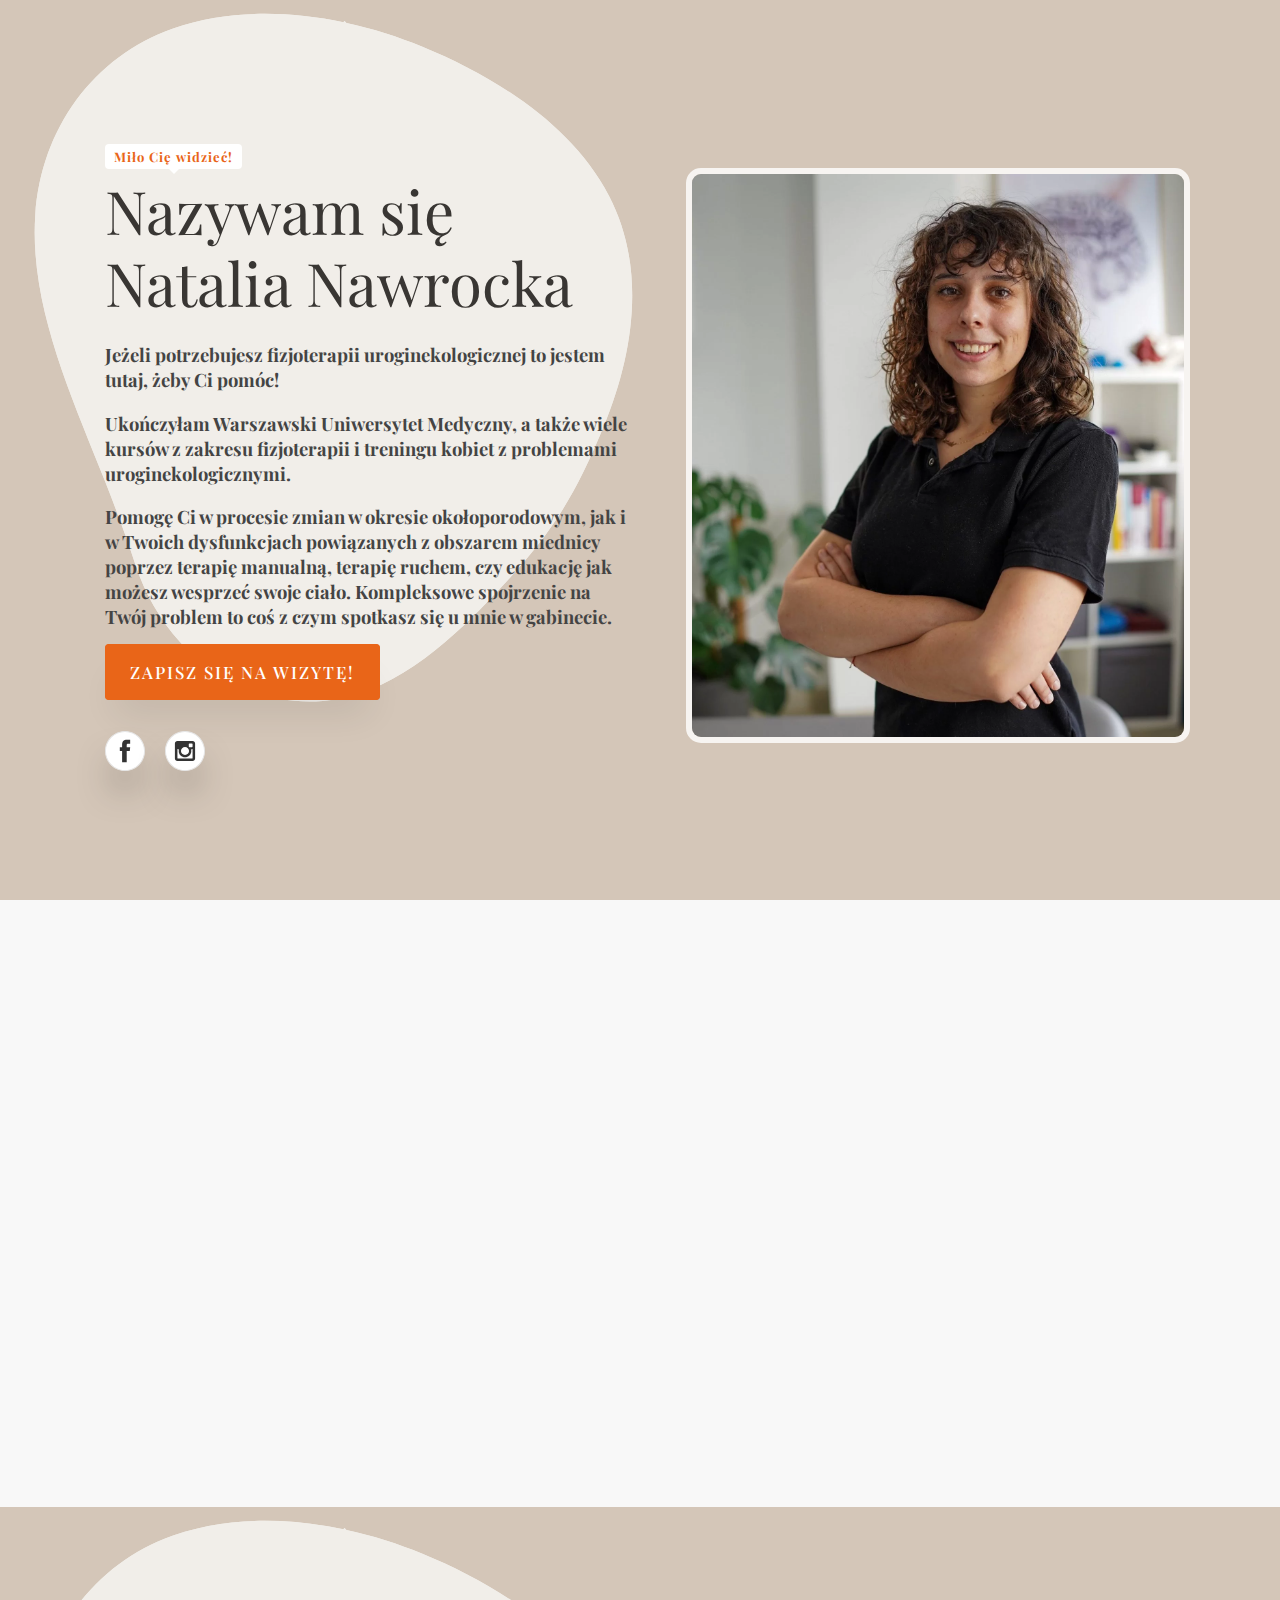
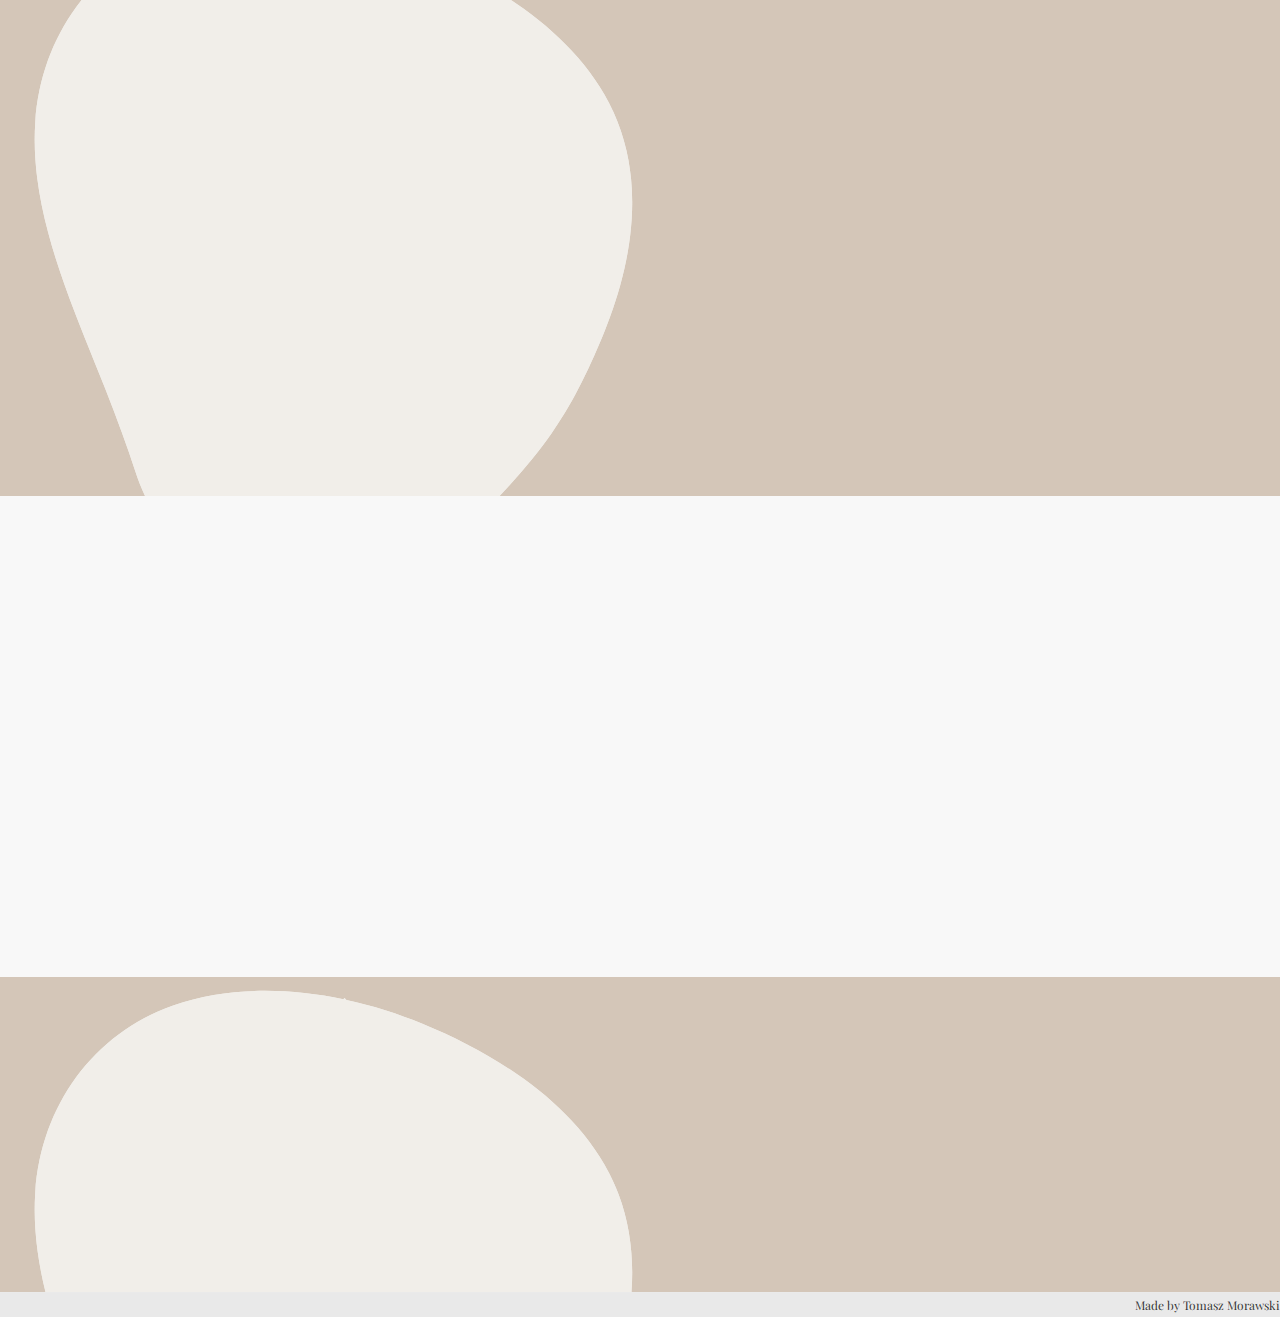
<file: index.html>
<!DOCTYPE html><html><head><meta name="viewport" content="width=device-width"/><meta charSet="utf-8"/><title class="jsx-4b4372697d2093d7">Natalia Nawrocka - fizjoterapia uroginekologiczna</title><link rel="icon" href="/favicon.ico" class="jsx-4b4372697d2093d7"/><meta name="description" content="Natalia Nawrocka - fizjotepeutka uroginekologiczna Warszawa" class="jsx-4b4372697d2093d7"/><meta property="og:url" content="https://nnawrocka.pl" class="jsx-4b4372697d2093d7"/><meta property="og:title" content="Natalia Nawrocka - fizjotepeutka uroginekologiczna" class="jsx-4b4372697d2093d7"/><meta property="og:description" content="Natalia Nawrocka - fizjoterapia uroginekologiczna Warszawa/Mława" class="jsx-4b4372697d2093d7"/><meta property="og:image" content="https://nnawrocka.pl/fbimage.png" class="jsx-4b4372697d2093d7"/><meta name="next-head-count" content="9"/><link rel="preload" href="/_next/static/css/1e97e749be1038fb.css" as="style"/><link rel="stylesheet" href="/_next/static/css/1e97e749be1038fb.css" data-n-g=""/><link rel="preload" href="/_next/static/css/0544f611d5b8c44f.css" as="style"/><link rel="stylesheet" href="/_next/static/css/0544f611d5b8c44f.css" data-n-p=""/><noscript data-n-css=""></noscript><script defer="" nomodule="" src="/_next/static/chunks/polyfills-5cd94c89d3acac5f.js"></script><script src="/_next/static/chunks/webpack-5752944655d749a0.js" defer=""></script><script src="/_next/static/chunks/framework-e96ffc78a71d9dd5.js" defer=""></script><script src="/_next/static/chunks/main-6d2c098792f0412c.js" defer=""></script><script src="/_next/static/chunks/pages/_app-264645630e64201a.js" defer=""></script><script src="/_next/static/chunks/182-d83b97577b9e5cbc.js" defer=""></script><script src="/_next/static/chunks/pages/index-b1638f3dbf394d50.js" defer=""></script><script src="/_next/static/uIi9ALHAEni1qFp2xa_0L/_buildManifest.js" defer=""></script><script src="/_next/static/uIi9ALHAEni1qFp2xa_0L/_ssgManifest.js" defer=""></script><script src="/_next/static/uIi9ALHAEni1qFp2xa_0L/_middlewareManifest.js" defer=""></script><style id="__jsx-5510e07c851bbd13">.container.jsx-4b4372697d2093d7{min-height:100vh;
padding:0 0.5rem;
display:-webkit-box;
display:-webkit-flex;
display:-ms-flexbox;
display:flex;
-webkit-flex-direction:column;
-ms-flex-direction:column;
flex-direction:column;
-webkit-justify-content:center;
justify-content:center;
-webkit-align-items:center;
-webkit-box-align:center;
-ms-flex-align:center;
align-items:center}
footer.jsx-4b4372697d2093d7{width:100vw;
height:25px;
font-size:12px;
border-top:1px solid #eaeaea;
display:-webkit-box;
display:-webkit-flex;
display:-ms-flexbox;
display:flex;
-webkit-justify-content:right;
justify-content:right;
-webkit-align-items:center;
-webkit-box-align:center;
-ms-flex-align:center;
align-items:center;
background:#e9e9e9}
footer.jsx-4b4372697d2093d7 img.jsx-4b4372697d2093d7{margin-left:0.5rem}
footer.jsx-4b4372697d2093d7 a.jsx-4b4372697d2093d7{display:-webkit-box;
display:-webkit-flex;
display:-ms-flexbox;
display:flex;
-webkit-justify-content:center;
justify-content:center;
-webkit-align-items:center;
-webkit-box-align:center;
-ms-flex-align:center;
align-items:center}
a.jsx-4b4372697d2093d7{color:inherit;
-webkit-text-decoration:none;
text-decoration:none}
.title.jsx-4b4372697d2093d7 a.jsx-4b4372697d2093d7{color:#0070f3;
-webkit-text-decoration:none;
text-decoration:none}
.title.jsx-4b4372697d2093d7 a.jsx-4b4372697d2093d7:hover, .title.jsx-4b4372697d2093d7 a.jsx-4b4372697d2093d7:focus, .title.jsx-4b4372697d2093d7 a.jsx-4b4372697d2093d7:active{text-decoration:underline}
.title.jsx-4b4372697d2093d7{margin:0;
line-height:1.15;
font-size:4rem}
.title.jsx-4b4372697d2093d7, .description.jsx-4b4372697d2093d7{text-align:center}
.description.jsx-4b4372697d2093d7{line-height:1.5;
font-size:1.5rem}
code.jsx-4b4372697d2093d7{background:#fafafa;
border-radius:5px;
padding:0.75rem;
font-size:1.1rem;
font-family:Menlo, Monaco, Lucida Console, Liberation Mono, DejaVu Sans Mono, Bitstream Vera Sans Mono, Courier New, monospace}
.grid.jsx-4b4372697d2093d7{display:-webkit-box;
display:-webkit-flex;
display:-ms-flexbox;
display:flex;
-webkit-align-items:center;
-webkit-box-align:center;
-ms-flex-align:center;
align-items:center;
-webkit-justify-content:center;
justify-content:center;
flex-wrap:wrap;
max-width:800px;
margin-top:3rem}
.card.jsx-4b4372697d2093d7{margin:1rem;
-webkit-flex-basis:45%;
-ms-flex-preferred-size:45%;
flex-basis:45%;
padding:1.5rem;
text-align:left;
color:inherit;
-webkit-text-decoration:none;
text-decoration:none;
border:1px solid #eaeaea;
border-radius:10px;
-webkit-transition:color 0.15s ease, border-color 0.15s ease;
transition:color 0.15s ease, border-color 0.15s ease}
.card.jsx-4b4372697d2093d7:hover, .card.jsx-4b4372697d2093d7:focus, .card.jsx-4b4372697d2093d7:active{color:#0070f3;
border-color:#0070f3}
.card.jsx-4b4372697d2093d7 h3.jsx-4b4372697d2093d7{margin:0 0 1rem 0;
font-size:1.5rem}
.card.jsx-4b4372697d2093d7 p.jsx-4b4372697d2093d7{margin:0;
font-size:1.25rem;
line-height:1.5}
.logo.jsx-4b4372697d2093d7{height:1em}
@media (max-width:600px) {.grid.jsx-4b4372697d2093d7{width:100%;
-webkit-flex-direction:column;
-ms-flex-direction:column;
flex-direction:column}}</style><style id="__jsx-99251bc9aac8b288">@import url('https://fonts.googleapis.com/css2?family=Caveat:wght@500&family=Playfair+Display:wght@500&display=swap');
html, body{padding:0;
margin:0;
font-family:'Playfair Display', serif;
color:rgba(0, 0, 0, 0.8);
background:#f8f8f8;
overflow-x:hidden}
h2{}
*{box-sizing:border-box}</style></head><body><div id="__next"><div class="jsx-4b4372697d2093d7 container"><main class="jsx-4b4372697d2093d7"><section class="blob-container_container__n51Ds top-banner_banner___CtbS"><div class="blob-container_content__SxBUX"><div class="top-banner_contentContainer__As9Mu" style="opacity:0;transform:translateX(-100px) translateZ(0)"><span class="top-banner_subheading__K1qDp">Miło Cię widzieć!</span><h1 class="top-banner_heading__09Aou">Nazywam się Natalia Nawrocka</h1><div class="top-banner_description__x8Yvk"><p>Jeżeli potrzebujesz fizjoterapii uroginekologicznej to jestem tutaj, żeby Ci pomóc!</p><p>Ukończyłam Warszawski Uniwersytet Medyczny, a także wiele kursów z zakresu fizjoterapii i treningu kobiet z problemami uroginekologicznymi.</p><p>Pomogę Ci w procesie zmian w okresie okołoporodowym, jak i w Twoich dysfunkcjach powiązanych z obszarem miednicy poprzez terapię manualną, terapię ruchem, czy edukację jak możesz wesprzeć swoje ciało. Kompleksowe spojrzenie na Twój problem to coś z czym spotkasz się u mnie w gabinecie.</p></div><div class="top-banner_buttonSection__1ZRA3"><span class="top-banner_bookButton__DvPQJ">Zapisz się na wizytę!</span></div><div class="top-banner_socialMedia__aPs9H"><a class="top-banner_socialMediaContainer__o9ALf" href="https://www.facebook.com/cialodbaniekobiecafizjo" target="_blank"><img alt="facebook" src="/facebook-white.svg"/></a><a class="top-banner_socialMediaContainer__o9ALf" href="https://www.instagram.com/cialodbanie_kobiecafizjo/" target="_blank"><img alt="instagram" src="/instagram-white.svg"/></a></div></div><div class="top-banner_photo__WSgZ_" style="opacity:0;transform:translateX(100px) translateZ(0)"><img alt="Natalia Nawrocka fizjoterapeutka" width="100%" height="100%" src="/nnawrocka.webp" loading="lazy"/></div></div><div></div><div class="blob-container_blob__iR34P blob-container_blobElement1__4V9O9"><svg xmlns:xlink="http://www.w3.org/1999/xlink" version="1.1" xmlns="http://www.w3.org/2000/svg" viewBox="0 0 310 350"><path d="M156.4,339.5c31.8-2.5,59.4-26.8,80.2-48.5c28.3-29.5,40.5-47,56.1-85.1c14-34.3,20.7-75.6,2.3-111 c-18.1-34.8-55.7-58-90.4-72.3c-11.7-4.8-24.1-8.8-36.8-11.5l-0.9-0.9l-0.6,0.6c-27.7-5.8-56.6-6-82.4,3c-38.8,13.6-64,48.8-66.8,90.3c-3,43.9,17.8,88.3,33.7,128.8c5.3,13.5,10.4,27.1,14.9,40.9C77.5,309.9,111,343,156.4,339.5z"></path></svg></div><div class="blob-container_blob__iR34P blob-container_blobElement2__hKZTV"><svg xmlns:xlink="http://www.w3.org/1999/xlink" version="1.1" xmlns="http://www.w3.org/2000/svg" viewBox="0 0 310 350"><path d="M156.4,339.5c31.8-2.5,59.4-26.8,80.2-48.5c28.3-29.5,40.5-47,56.1-85.1c14-34.3,20.7-75.6,2.3-111 c-18.1-34.8-55.7-58-90.4-72.3c-11.7-4.8-24.1-8.8-36.8-11.5l-0.9-0.9l-0.6,0.6c-27.7-5.8-56.6-6-82.4,3c-38.8,13.6-64,48.8-66.8,90.3c-3,43.9,17.8,88.3,33.7,128.8c5.3,13.5,10.4,27.1,14.9,40.9C77.5,309.9,111,343,156.4,339.5z"></path></svg></div></section><section class="services_servicesContainer__yuQxM" style="opacity:0;transform:translateX(-100px) translateZ(0)"><header class="services_smallHeader__PQlJW"><h3>Usługi</h3></header><header class="services_header__H394W"><h2>Zastanawiasz się czy dobrze trafiłaś? Oto czym się zajmuję</h2></header><div class="services_tiles__dANkN"><div class="services_tile___nudo"><div class="services_icon__5iCXT"><img width="100%" height="100%" loading="lazy" src="./ogolna.png" alt="fizjoterapia ogolna"/></div><h3>Fizjoterapia uroginekologiczna</h3><p>Terapia dolegliwości takich jak nietrzymanie moczu i gazów, częstomocz, parcia naglące, zaparcia, hemoroidy, bolesne współżycie, bolesne miesiączki, endometrioza, obniżenia narządów rodnych i innych zaburzeń w obszarze miednicy oraz działanie profilaktyczne</p></div><div class="services_tile___nudo"><div class="services_icon__5iCXT"><img width="100%" height="100%" loading="lazy" src="./training.png" alt="terapia ruchem"/></div><h3>Terapia ruchem dla kobiet</h3><p>Indywidualnie dobrane ćwiczenia wspomagające okres ciąży i po porodzie oraz terapię danej dysfunkcji uroginekologicznej. Zajęcia grupowe stworzone dla kobiet z problemami uroginekologicznymi lub chcącymi zadbać o siebie profilaktycznie</p></div><div class="services_tile___nudo"><div class="services_icon__5iCXT"><img width="100%" height="100%" loading="lazy" src="./pervaginum.png" alt="fizjoterapeutyczna opieka okoloporodowa"/></div><h3>Fizjoterapeutyczna opieka okołoporodowa</h3><p>Niwelowanie dolegliwości, czy bólu w ciąży oraz wspomaganie organizmu w zachodzących zmianach, przygotowanie do porodu. Terapia po porodzie, w tym blizny po cesarskim cięciu, blizny krocza, rozejścia mięśnia prostego brzucha, jak i mięśni dna miednicy</p></div></div></section><section><section class="blob-container_container__n51Ds undefined"><div class="blob-container_content__SxBUX"><div class="reviews_contentContainer__Ep1Y5" style="opacity:0;transform:translateX(100px) translateZ(0)"><header class="reviews_smallHeader__UDOSG"><h3>Opinie</h3></header><header class="reviews_header__mX7zx"><h2>Zobacz opinie moich zadowolonych klientek</h2></header><div><div class="carousel-root"><div class="carousel carousel-slider" style="width:100vw"><button type="button" aria-label="previous slide / item" class="control-arrow control-prev"></button><div class="slider-wrapper axis-horizontal"><ul class="slider animated" style="-webkit-transform:translate3d(-100%,0,0);-ms-transform:translate3d(-100%,0,0);-o-transform:translate3d(-100%,0,0);transform:translate3d(-100%,0,0);-webkit-transition-duration:350ms;-moz-transition-duration:350ms;-o-transition-duration:350ms;transition-duration:350ms;-ms-transition-duration:350ms"><li class="slide"><div class="reviews_review__P_Rwg"><span>Polecam. Bardzo miła atmosfera i dobra identyfikacja problematycznych części ciała. (:</span><span class="reviews_author__SajAE">Sylwia W</span></div></li><li class="slide selected previous"><div class="reviews_review__P_Rwg"><span>Kompleksowa praca nad moim stanem, profesjonalne podejście w każdym calu, a do tego serdeczne i ciepłe nastawienie Pani Natalii. Efekty  są z wizyty na wizytę, trochę mnie ich jeszcze czeka z różnych względów, ale z przyjemnością chodzę do tego gabinetu</span><span class="reviews_author__SajAE">Dorota A</span></div></li><li class="slide"><div class="reviews_review__P_Rwg"><span>Natalia ratuje mnie od bólu bioder w ciąży. Wszystko dokładnie tłumaczy i widać, że ma w tym zakresie ogromną wiedzę :) Na pewno zobaczymy się na kolejnych wizytach. Bardzo polecam przyszłym mamom.</span><span class="reviews_author__SajAE">Magdalena O</span></div></li><li class="slide"><div class="reviews_review__P_Rwg"><span>Przemiłe spotkanie. Pani Natalia odpowiedziała na każde moje pytanie, dokładnie wszystko wyjaśniła, pokazała ćwiczenia :) Jestem mega zadowolona i polecam każdemu :) :)</span><span class="reviews_author__SajAE">Joanna G</span></div></li><li class="slide"><div class="reviews_review__P_Rwg"><span>Do Pani Natalii chodziłam przez całą ciążę. Wizyty bardzo pomogły mi poradzić sobie z dolegliwościami w ciąży, przede wszystkim z rwą kulszową, już po pierwszej wizycie poczułam ogromną ulgę; a kolejne pomogły mi uniknąć przykrych i bolesnych problemów. Dodatkowo Natalia uczyła mnie prawidłowej postawy, ruchów, motywowałą do ćwiczeń. Wizyty bardzo pomogły mi w przygotowaniu do porodu, wspomogły to, by poród mógł rozpocząć się naturalnie w terminie. Teraz rozpoczęłam terapię poporodową u Natalii, bo jestem przekonana, że to coś, za co moje ciało będzie wdzięczne :)</span><span class="reviews_author__SajAE">Justyna C</span></div></li><li class="slide"><div class="reviews_review__P_Rwg"><span>Bardzo obszerny wywiad i poczucie bezpieczeństwa w trakcie konsultacji</span><span class="reviews_author__SajAE">Marta Z</span></div></li><li class="slide"><div class="reviews_review__P_Rwg"><span>Bardzo polecam p. Natalię do terapii blizny po cc! :)</span><span class="reviews_author__SajAE">Anna M</span></div></li><li class="slide"><div class="reviews_review__P_Rwg"><span>Masaż wykonany bardzo profesjonalnie, przede wszystkim spełnił swoje zadanie - złagodził ból pleców w ciąży. Polecam.</span><span class="reviews_author__SajAE">Joanna U</span></div></li><li class="slide"><div class="reviews_review__P_Rwg"><span>Pani Natalia przynosi wielką ulgę w bólach ciążowych! Dużo porad, super pozytywna atmosfera. Wizyta trwa godzinę, więc można wszystkiego dowiedzieć się na spokojnie i wszystko przećwiczyć.</span><span class="reviews_author__SajAE">Izabela H</span></div></li><li class="slide"><div class="reviews_review__P_Rwg"><span>Trafiłam do Pani Natalii Nawrockiej po porodzie i nie wyobrażam sobie swojego komfortu życia bez pomocy fizjoterapeutki uroginekologicznej. Podczas wizyty wszystko zostało mi wyjaśnione, trzymałam się zaleceń i moje mięśnie dna miednicy pracują już tak, jak przed ciążą. Praca z blizną też przynosi dobre rezultaty. Polecam Triadę Zdrowia i Panią Natalię.</span><span class="reviews_author__SajAE">Asia D</span></div></li><li class="slide"><div class="reviews_review__P_Rwg"><span>Wizyta w bardzo sympatycznej i komfortowej atmosferze. Pani Natalia wszystko szczegółowo tłumaczy. Dostałam zalecenia do pracy w domu i plan terapii. Dziękuję i polecam.</span><span class="reviews_author__SajAE">Magdalena P</span></div></li><li class="slide"><div class="reviews_review__P_Rwg"><span>Pani Natalia jest super profesjonalistką. Bardzo polecam współpracę ❤ dziękuję za dzisiaj</span><span class="reviews_author__SajAE">Anna O</span></div></li><li class="slide"><div class="reviews_review__P_Rwg"><span>Bardzo polecam terapię u Natalii! Terapia jest pomocna przy endometriozie.</span><span class="reviews_author__SajAE">Klaudia T</span></div></li><li class="slide"><div class="reviews_review__P_Rwg"><span>Polecam. Bardzo miła atmosfera i dobra identyfikacja problematycznych części ciała. (:</span><span class="reviews_author__SajAE">Sylwia W</span></div></li><li class="slide selected previous"><div class="reviews_review__P_Rwg"><span>Kompleksowa praca nad moim stanem, profesjonalne podejście w każdym calu, a do tego serdeczne i ciepłe nastawienie Pani Natalii. Efekty  są z wizyty na wizytę, trochę mnie ich jeszcze czeka z różnych względów, ale z przyjemnością chodzę do tego gabinetu</span><span class="reviews_author__SajAE">Dorota A</span></div></li></ul></div><button type="button" aria-label="next slide / item" class="control-arrow control-next"></button></div></div></div></div></div><div></div><div class="blob-container_blob__iR34P blob-container_blobElement1__4V9O9"><svg xmlns:xlink="http://www.w3.org/1999/xlink" version="1.1" xmlns="http://www.w3.org/2000/svg" viewBox="0 0 310 350"><path d="M156.4,339.5c31.8-2.5,59.4-26.8,80.2-48.5c28.3-29.5,40.5-47,56.1-85.1c14-34.3,20.7-75.6,2.3-111 c-18.1-34.8-55.7-58-90.4-72.3c-11.7-4.8-24.1-8.8-36.8-11.5l-0.9-0.9l-0.6,0.6c-27.7-5.8-56.6-6-82.4,3c-38.8,13.6-64,48.8-66.8,90.3c-3,43.9,17.8,88.3,33.7,128.8c5.3,13.5,10.4,27.1,14.9,40.9C77.5,309.9,111,343,156.4,339.5z"></path></svg></div><div class="blob-container_blob__iR34P blob-container_blobElement2__hKZTV"><svg xmlns:xlink="http://www.w3.org/1999/xlink" version="1.1" xmlns="http://www.w3.org/2000/svg" viewBox="0 0 310 350"><path d="M156.4,339.5c31.8-2.5,59.4-26.8,80.2-48.5c28.3-29.5,40.5-47,56.1-85.1c14-34.3,20.7-75.6,2.3-111 c-18.1-34.8-55.7-58-90.4-72.3c-11.7-4.8-24.1-8.8-36.8-11.5l-0.9-0.9l-0.6,0.6c-27.7-5.8-56.6-6-82.4,3c-38.8,13.6-64,48.8-66.8,90.3c-3,43.9,17.8,88.3,33.7,128.8c5.3,13.5,10.4,27.1,14.9,40.9C77.5,309.9,111,343,156.4,339.5z"></path></svg></div></section></section><section id="wheretofindme" class="wheretofindme_servicesContainer__nQOd8" style="opacity:0;transform:translateX(-100px) translateZ(0)"><header id="wheretofindme" class="wheretofindme_header__eUvAx"><h2>Znajdź mnie</h2></header><div class="wheretofindme_tiles__izEUS"><div class="wheretofindme_tile__dCwGs"><h3>ProReh</h3><div class="wheretofindme_tileContent__iCiPE"><p>Koszt wizyty: 220zł</p><p>ul. Mrugacza 1/A8</p><p>Legionowo</p><p>+48 795 776 734</p></div><div class="wheretofindme_buttonSection__VEkNg"><a target="_blank" href="https://booksy.com/pl-pl/100821_proreh_inni_4237_legionowo/staffer/365482" class="wheretofindme_bookButton__LuOg7">Umów się na wizytę</a></div></div><div class="wheretofindme_tile__dCwGs"><h3>Fizjoterapia i masaż w Mławie</h3><div class="wheretofindme_tileContent__iCiPE"><p>Koszt wizyty: 220zł</p><p>ul. Sienkiewicza 13/14</p><p>Mława</p><p>+48 505 983 878</p></div><div class="wheretofindme_buttonSection__VEkNg"><a target="_blank" href="https://zarejestrowani.pl/w/cegLbx8G8rMc-XrDMjf4Lg/" class="wheretofindme_bookButton__LuOg7">Umów się na wizytę</a></div></div></div></section><section><section class="blob-container_container__n51Ds undefined"><div class="blob-container_content__SxBUX"><div class="contact_contentContainer__rmQwN" style="opacity:0;transform:translateX(100px) translateZ(0)"><header class="contact_smallHeader__pah4k"><h3>Kontakt</h3></header><header class="contact_header__5z6I4"><h2>Masz więcej pytań?</h2></header><div><p class="contact_contactLine__oXBrY">Napisz do mnie<span class="contact_noWrap__k32uq"><img alt="email" class="contact_icon__XvMrF" src="./email.svg"/> <span class="contact_orange__Yg06S">natt.nawrocka@gmail.com</span></span></p><p class="contact_contactLine__oXBrY">lub zadzwoń<span class="contact_noWrap__k32uq"><img alt="phone" class="contact_icon__XvMrF" src="./phone.svg"/> <span class="contact_orange__Yg06S">505-983-878</span></span></p></div><div class="contact_socialMedia__NVhlh"><a class="contact_socialMediaContainer__LOsy8" href="https://www.facebook.com/cialodbaniekobiecafizjo" target="_blank"><img alt="facebook" src="/facebook-white.svg"/></a><a class="contact_socialMediaContainer__LOsy8" href="https://www.instagram.com/cialodbanie_kobiecafizjo/" target="_blank"><img alt="instagram" src="/instagram-white.svg"/></a></div></div></div><div></div><div class="blob-container_blob__iR34P blob-container_blobElement1__4V9O9"><svg xmlns:xlink="http://www.w3.org/1999/xlink" version="1.1" xmlns="http://www.w3.org/2000/svg" viewBox="0 0 310 350"><path d="M156.4,339.5c31.8-2.5,59.4-26.8,80.2-48.5c28.3-29.5,40.5-47,56.1-85.1c14-34.3,20.7-75.6,2.3-111 c-18.1-34.8-55.7-58-90.4-72.3c-11.7-4.8-24.1-8.8-36.8-11.5l-0.9-0.9l-0.6,0.6c-27.7-5.8-56.6-6-82.4,3c-38.8,13.6-64,48.8-66.8,90.3c-3,43.9,17.8,88.3,33.7,128.8c5.3,13.5,10.4,27.1,14.9,40.9C77.5,309.9,111,343,156.4,339.5z"></path></svg></div><div class="blob-container_blob__iR34P blob-container_blobElement2__hKZTV"><svg xmlns:xlink="http://www.w3.org/1999/xlink" version="1.1" xmlns="http://www.w3.org/2000/svg" viewBox="0 0 310 350"><path d="M156.4,339.5c31.8-2.5,59.4-26.8,80.2-48.5c28.3-29.5,40.5-47,56.1-85.1c14-34.3,20.7-75.6,2.3-111 c-18.1-34.8-55.7-58-90.4-72.3c-11.7-4.8-24.1-8.8-36.8-11.5l-0.9-0.9l-0.6,0.6c-27.7-5.8-56.6-6-82.4,3c-38.8,13.6-64,48.8-66.8,90.3c-3,43.9,17.8,88.3,33.7,128.8c5.3,13.5,10.4,27.1,14.9,40.9C77.5,309.9,111,343,156.4,339.5z"></path></svg></div></section></section></main><footer class="jsx-4b4372697d2093d7">Made by Tomasz Morawski</footer></div></div><script id="__NEXT_DATA__" type="application/json">{"props":{"pageProps":{}},"page":"/","query":{},"buildId":"uIi9ALHAEni1qFp2xa_0L","nextExport":true,"autoExport":true,"isFallback":false,"scriptLoader":[]}</script></body></html>
</file>
<file: _next/static/css/1e97e749be1038fb.css>
.carousel{padding-bottom:25px}.slider{display:flex}li.slide.slide{margin:auto}
</file>
<file: _next/static/css/0544f611d5b8c44f.css>
.blob-container_container__n51Ds{background-color:#d4c6b8;overflow:hidden;position:relative}.blob-container_blob__iR34P{position:absolute;top:0;left:0;fill:#f1eee9;width:50vmax;z-index:1;transform-origin:50% 50%}.blob-container_blobElement1__4V9O9{-webkit-animation:blob-container_move__T__Ur 10s ease-in-out infinite;animation:blob-container_move__T__Ur 10s ease-in-out infinite}@-webkit-keyframes blob-container_move__T__Ur{0%{transform:scale(1) translate(10px,-30px)}38%{transform:scaleX(.8) translate(80vw,30vh) rotate(160deg)}40%{transform:scaleX(.8) translate(80vw,30vh) rotate(160deg)}78%{transform:scale(1.3) translateY(50vh) rotate(-20deg)}80%{transform:scale(1.3) translateY(50vh) rotate(-20deg)}to{transform:scale(1) translate(10px,-30px)}}@keyframes blob-container_move__T__Ur{0%{transform:scale(1) translate(10px,-30px)}38%{transform:scaleX(.8) translate(80vw,30vh) rotate(160deg)}40%{transform:scaleX(.8) translate(80vw,30vh) rotate(160deg)}78%{transform:scale(1.3) translateY(50vh) rotate(-20deg)}80%{transform:scale(1.3) translateY(50vh) rotate(-20deg)}to{transform:scale(1) translate(10px,-30px)}}.blob-container_blobElement2__hKZTV{-webkit-animation:blob-container_move2__UvWse 10s ease-in-out infinite;animation:blob-container_move2__UvWse 10s ease-in-out infinite}@-webkit-keyframes blob-container_move2__UvWse{0%{transform:scale(1) translateY(50vh)}38%{transform:scaleX(.8) translate(10px,-30px) rotate(160deg)}40%{transform:scaleX(.8) translate(10px,-30px) rotate(160deg)}78%{transform:scale(1.3) translate(80vw,30vh) rotate(-20deg)}80%{transform:scale(1.3) translate(80vw,30vh) rotate(-20deg)}to{transform:scale(1) translateY(50vh)}}@keyframes blob-container_move2__UvWse{0%{transform:scale(1) translateY(50vh)}38%{transform:scaleX(.8) translate(10px,-30px) rotate(160deg)}40%{transform:scaleX(.8) translate(10px,-30px) rotate(160deg)}78%{transform:scale(1.3) translate(80vw,30vh) rotate(-20deg)}80%{transform:scale(1.3) translate(80vw,30vh) rotate(-20deg)}to{transform:scale(1) translateY(50vh)}}.blob-container_content__SxBUX{align-items:center;justify-content:center;display:flex;height:100%;color:rgba(255,255,255,.8);z-index:2;position:relative;max-width:1100px;margin:auto;flex-direction:column}@media screen and (min-width:992px){.blob-container_content__SxBUX{flex-direction:row}}.blob-container_contentContainer__ga5ej{flex-shrink:0;flex:0 0 auto;text-align:start;margin:0 15px 15px}@media(min-width:992px){.blob-container_contentContainer__ga5ej{width:48%;margin:15px}}.blob-container_photo___yc3j{margin:15px}.blob-container_photo___yc3j img{width:100%;border-radius:15px;border:solid;border-width:6px}@media(min-width:992px){.blob-container_photo___yc3j{margin:0 0 0 3vw}}.blob-container_subheading__wuHPq{font-weight:700;color:#0779e4;font-size:13px;display:inline-block;letter-spacing:1px;margin-bottom:5px;position:relative;z-index:0;background:#fff;border-radius:4px;padding:4px 9px}.blob-container_subheading__wuHPq:after{position:absolute;bottom:-5px;left:50%;transform:translateX(-50%);content:"";width:0;height:0;border-color:#fff transparent transparent;border-style:solid;border-width:5px 5px 0}.blob-container_heading__Sy04O{font-weight:400;color:#fff;font-size:40px;line-height:1.2;margin:0;margin-bottom:1.5rem!important}@media(min-width:992px){.blob-container_heading__Sy04O{font-size:60px}}.blob-container_description__gyFDD{color:rgba(255,255,255,.8)}.blob-container_buttonSection__xWgPZ{margin-top:2rem}.top-banner_banner___CtbS{padding-top:15px;min-height:100%;overflow:hidden;position:relative}@media screen and (min-width:992px){.top-banner_banner___CtbS{height:100vh;width:100vw}}.top-banner_blobElement1___kZ9b{-webkit-animation:top-banner_move__6V0KB 10s ease-in-out infinite;animation:top-banner_move__6V0KB 10s ease-in-out infinite}@-webkit-keyframes top-banner_move__6V0KB{0%{transform:scale(1) translate(10px,-30px)}38%{transform:scaleX(.8) translate(80vw,30vh) rotate(160deg)}40%{transform:scaleX(.8) translate(80vw,30vh) rotate(160deg)}78%{transform:scale(1.3) translateY(50vh) rotate(-20deg)}80%{transform:scale(1.3) translateY(50vh) rotate(-20deg)}to{transform:scale(1) translate(10px,-30px)}}@keyframes top-banner_move__6V0KB{0%{transform:scale(1) translate(10px,-30px)}38%{transform:scaleX(.8) translate(80vw,30vh) rotate(160deg)}40%{transform:scaleX(.8) translate(80vw,30vh) rotate(160deg)}78%{transform:scale(1.3) translateY(50vh) rotate(-20deg)}80%{transform:scale(1.3) translateY(50vh) rotate(-20deg)}to{transform:scale(1) translate(10px,-30px)}}.top-banner_blobElement2__dM8mA{-webkit-animation:top-banner_move2__vkENl 10s ease-in-out infinite;animation:top-banner_move2__vkENl 10s ease-in-out infinite}@-webkit-keyframes top-banner_move2__vkENl{0%{transform:scale(1) translateY(50vh)}38%{transform:scaleX(.8) translate(10px,-30px) rotate(160deg)}40%{transform:scaleX(.8) translate(10px,-30px) rotate(160deg)}78%{transform:scale(1.3) translate(80vw,30vh) rotate(-20deg)}80%{transform:scale(1.3) translate(80vw,30vh) rotate(-20deg)}to{transform:scale(1) translateY(50vh)}}@keyframes top-banner_move2__vkENl{0%{transform:scale(1) translateY(50vh)}38%{transform:scaleX(.8) translate(10px,-30px) rotate(160deg)}40%{transform:scaleX(.8) translate(10px,-30px) rotate(160deg)}78%{transform:scale(1.3) translate(80vw,30vh) rotate(-20deg)}80%{transform:scale(1.3) translate(80vw,30vh) rotate(-20deg)}to{transform:scale(1) translateY(50vh)}}.top-banner_content__71M25{align-items:center;justify-content:center;display:flex;height:100vh;min-height:750px;color:rgba(255,255,255,.8);z-index:2;position:relative;max-width:1100px;margin:auto;flex-direction:column}@media screen and (min-width:992px){.top-banner_content__71M25{flex-direction:row}}.top-banner_contentContainer__As9Mu{flex-shrink:0;flex:0 0 auto;text-align:start;margin:0 15px 15px}@media(min-width:992px){.top-banner_contentContainer__As9Mu{width:48%;margin:15px}}.top-banner_photo__WSgZ_{margin:15px}.top-banner_photo__WSgZ_ img{max-width:80vw;border-radius:15px;border:solid;border-width:6px;max-height:35vh;width:auto}@media(min-width:992px){.top-banner_photo__WSgZ_{margin:0 0 0 3vw}.top-banner_photo__WSgZ_ img{max-width:100%;max-height:inherit}}.top-banner_subheading__K1qDp{font-family:Playfair Display,serif;font-weight:700;color:#e96518;font-size:13px;letter-spacing:1px;margin-bottom:5px;position:relative;z-index:0;display:inline-block;background:#fff;border-radius:4px;padding:4px 9px}.top-banner_subheading__K1qDp:after{position:absolute;bottom:-5px;left:50%;transform:translateX(-50%);content:"";width:0;height:0;border-color:#fff transparent transparent;border-style:solid;border-width:5px 5px 0}.top-banner_heading__09Aou{font-family:Playfair Display,serif;font-weight:400;color:#393633;font-size:1.8rem;line-height:1.2;margin:0;margin-bottom:1.5rem!important}@media(min-width:992px){.top-banner_heading__09Aou{font-size:60px}}.top-banner_description__x8Yvk{font-family:Playfair Display,serif;color:#444;font-weight:700;font-size:.9rem}@media(min-width:992px){.top-banner_description__x8Yvk{font-size:1.15rem}}.top-banner_buttonSection__1ZRA3{margin-top:2rem}.top-banner_bookButton__DvPQJ{font-family:Playfair Display,serif;background:#e96518!important;border:1px solid #e96518!important;color:#fff!important;cursor:pointer;border-radius:4px;box-shadow:0 24px 36px -11px rgba(0,0,0,.09);transition:box-shadow .05s linear;font-size:13px;font-weight:500;text-transform:uppercase;letter-spacing:2px;padding:1rem 1.5rem;text-decoration:none}.top-banner_bookButton__DvPQJ:hover{box-shadow:none}@media(min-width:992px){.top-banner_bookButton__DvPQJ{font-size:17px}}.top-banner_socialMedia__aPs9H{margin-top:3rem;display:flex}.top-banner_socialMedia__aPs9H img{width:2.5rem}.top-banner_socialMediaContainer__o9ALf{cursor:pointer;display:flex;margin-right:20px;border-radius:20px;box-shadow:0 24px 36px -11px rgba(0,0,0,.7);transition:box-shadow .05s linear}.top-banner_socialMediaContainer__o9ALf:hover{box-shadow:none}.services_smallHeader__PQlJW{font-size:13px;display:block;margin-bottom:5px;color:#e96518;font-weight:700;text-transform:uppercase}.services_servicesContainer__yuQxM{margin:25px auto;display:flex;flex-direction:column;justify-content:center;align-items:center;padding-right:.75rem;padding-left:.75rem}@media(min-width:1400px){.services_servicesContainer__yuQxM{max-width:1020px}}.services_header__H394W{text-align:center;margin-bottom:3rem}.services_header__H394W h2{margin:0;font-size:30px;font-weight:700;line-height:1.4}.services_tiles__dANkN{display:flex;justify-content:space-evenly;flex-direction:column;padding-left:12px;padding-right:12px}@media screen and (min-width:768px){.services_tiles__dANkN{flex-direction:row;padding:0}}.services_tile___nudo{width:100%;background:#fff;padding:40px;margin-bottom:15px;color:#444;font-weight:700}@media screen and (min-width:768px){.services_tile___nudo{flex:0 0 auto;width:30%}}.services_tile___nudo h3{font-size:20px;font-weight:700;margin-bottom:10px;font-family:Playfair Display,serif;color:#e96518}.services_tile___nudo .services_icon__5iCXT{text-align:center}.services_tile___nudo .services_icon__5iCXT img{width:20%}.carousel.carousel-slider .control-arrow,.carousel .control-arrow{transition:all .25s ease-in;opacity:.4;filter:alpha(opacity=40);position:absolute;z-index:2;top:20px;background:none;border:0;font-size:32px;cursor:pointer}.carousel .control-arrow:focus,.carousel .control-arrow:hover{opacity:1;filter:alpha(opacity=100)}.carousel.carousel-slider .control-arrow:before,.carousel .control-arrow:before{margin:0 5px;display:inline-block;border-top:8px solid transparent;border-bottom:8px solid transparent;content:""}.carousel .control-disabled.control-arrow{opacity:0;filter:alpha(opacity=0);cursor:inherit;display:none}.carousel .control-prev.control-arrow{left:0}.carousel .control-prev.control-arrow:before{border-right:8px solid #fff}.carousel .control-next.control-arrow{right:0}.carousel .control-next.control-arrow:before{border-left:8px solid #fff}.carousel-root{outline:none}.carousel{position:relative;width:100%}.carousel *{box-sizing:border-box}.carousel img{width:100%;display:inline-block;pointer-events:none}.carousel .carousel{position:relative}.carousel .control-arrow{outline:0;border:0;background:none;top:50%;margin-top:-13px;font-size:18px}.carousel .thumbs-wrapper{margin:20px;overflow:hidden}.carousel .thumbs{transition:all .15s ease-in;transform:translateZ(0);position:relative;list-style:none;white-space:nowrap}.carousel .thumb{transition:border .15s ease-in;display:inline-block;margin-right:6px;white-space:nowrap;overflow:hidden;border:3px solid #fff;padding:2px}.carousel .thumb:focus{border:3px solid #ccc;outline:none}.carousel .thumb.selected,.carousel .thumb:hover{border:3px solid #333}.carousel .thumb img{vertical-align:top}.carousel.carousel-slider{position:relative;margin:0;overflow:hidden}.carousel.carousel-slider .control-arrow{top:0;color:#fff;font-size:26px;bottom:0;margin-top:0;padding:5px}.carousel.carousel-slider .control-arrow:hover{background:rgba(0,0,0,.2)}.carousel .slider-wrapper{overflow:hidden;margin:auto;width:100%;transition:height .15s ease-in}.carousel .slider-wrapper.axis-horizontal .slider{-ms-box-orient:horizontal;display:-moz-flex;display:flex}.carousel .slider-wrapper.axis-horizontal .slider .slide{flex-direction:column;flex-flow:column}.carousel .slider-wrapper.axis-vertical{-ms-box-orient:horizontal;display:-moz-flex;display:flex}.carousel .slider-wrapper.axis-vertical .slider{flex-direction:column}.carousel .slider{margin:0;padding:0;position:relative;list-style:none;width:100%}.carousel .slider.animated{transition:all .35s ease-in-out}.carousel .slide{min-width:100%;margin:0;position:relative;text-align:center}.carousel .slide img{width:100%;vertical-align:top;border:0}.carousel .slide iframe{display:inline-block;width:calc(100% - 80px);margin:0 40px 40px;border:0}.carousel .slide .legend{transition:all .5s ease-in-out;position:absolute;bottom:40px;left:50%;margin-left:-45%;width:90%;border-radius:10px;background:#000;color:#fff;padding:10px;font-size:12px;text-align:center;opacity:.25;transition:opacity .35s ease-in-out}.carousel .control-dots{position:absolute;bottom:0;margin:10px 0;padding:0;text-align:center;width:100%;z-index:1}@media (min-width:960px){.carousel .control-dots{bottom:0}}.carousel .control-dots .dot{transition:opacity .25s ease-in;opacity:.3;filter:alpha(opacity=30);box-shadow:1px 1px 2px rgba(0,0,0,.9);background:#fff;border-radius:50%;width:8px;height:8px;cursor:pointer;display:inline-block;margin:0 8px}.carousel .control-dots .dot.selected,.carousel .control-dots .dot:hover{opacity:1;filter:alpha(opacity=100)}.carousel .carousel-status{position:absolute;top:0;right:0;padding:5px;font-size:10px;text-shadow:1px 1px 1px rgba(0,0,0,.9);color:#fff}.carousel:hover .slide .legend{opacity:1}.reviews_contentContainer__Ep1Y5{z-index:2;display:flex;flex-direction:column;align-items:center;justify-content:center;width:100%;height:100%;padding:25px 0 40px;margin:0;position:relative}.reviews_smallHeader__UDOSG{font-size:13px;display:block;margin-bottom:5px;color:#e96518;font-weight:700;text-transform:uppercase}.reviews_header__mX7zx{text-align:center;color:#393633}.reviews_header__mX7zx h2{margin:0;font-size:30px;font-weight:700;line-height:1.4}.reviews_indicator__8khkb,.reviews_selectedIndicator__TAfG9{width:30px;height:3px;color:#393633;border:none;margin:0 5px}.reviews_selectedIndicator__TAfG9{background:#e96518}.reviews_indicatorContainer__II3QK{display:inline-block;padding:5px 0}.reviews_review__P_Rwg{font-family:Caveat,cursive;font-size:1.5rem;color:#393633;display:block;position:relative;padding:35px 30px 30px!important;width:98%;margin:0 auto 15px;max-width:1020px}.reviews_review__P_Rwg .reviews_author__SajAE{display:block;margin-top:5px;margin-right:20px;text-align:right;font-size:1rem}@media(min-width:992px){.reviews_review__P_Rwg .reviews_author__SajAE{font-size:1.5rem}.reviews_review__P_Rwg{font-size:2rem}}.wheretofindme_smallHeader__MEVqc{font-size:13px;display:block;margin-bottom:5px;color:#0779e4;font-weight:700;text-transform:uppercase}.wheretofindme_servicesContainer__nQOd8{margin:40px auto 25px;display:flex;flex-direction:column;justify-content:center;align-items:center}@media(min-width:1400px){.wheretofindme_servicesContainer__nQOd8{max-width:1600px}}@media(min-width:992px){.wheretofindme_servicesContainer__nQOd8{padding-right:.75rem;padding-left:.75rem}}.wheretofindme_header__eUvAx{text-align:center;margin-bottom:3rem}.wheretofindme_header__eUvAx h2{margin:0;font-size:30px;font-weight:700;line-height:1.4}.wheretofindme_tiles__izEUS{display:flex;justify-content:space-evenly;flex-direction:column;padding-left:12px;padding-right:12px;width:100%}@media screen and (min-width:1018px){.wheretofindme_tiles__izEUS{flex-direction:row;padding:0;max-width:1200px}}.wheretofindme_tile__dCwGs{max-width:100vw;width:100%;background:#fff;padding:40px;margin-bottom:15px;color:#444;font-weight:700}@media screen and (min-width:1018px){.wheretofindme_tile__dCwGs{flex:0 0 auto;width:30%}}.wheretofindme_tile__dCwGs h3{font-size:20px;font-weight:700;color:#e96518}@media(min-width:992px){.wheretofindme_tile__dCwGs h3{margin-bottom:30px;height:2rem}}.wheretofindme_tile__dCwGs .wheretofindme_icon__WkTGI{text-align:center}.wheretofindme_tile__dCwGs .wheretofindme_icon__WkTGI img{width:20%}.wheretofindme_tile__dCwGs p{margin:7px 0 0}.wheretofindme_tileContent__iCiPE{height:6rem}@media(min-width:992px){.wheretofindme_lgPaddingTop__3Ku24{padding-top:1rem}}.wheretofindme_buttonSection__VEkNg{margin-top:2rem}.wheretofindme_bookButton__LuOg7{background:#e96518!important;border:1px solid #e96518!important;color:#fff!important;cursor:pointer;border-radius:4px;box-shadow:0 24px 36px -11px rgba(0,0,0,.09);transition:box-shadow .05s linear;font-size:14px;font-weight:500;text-transform:uppercase;letter-spacing:2px;padding:.7rem 1rem;text-decoration:none;white-space:nowrap;overflow:hidden;text-overflow:ellipsis}.wheretofindme_bookButton__LuOg7:hover{box-shadow:none}.contact_contentContainer__rmQwN{z-index:2;display:flex;flex-direction:column;align-items:center;justify-content:center;width:100%;height:100%;padding:25px 0 40px;margin:0;position:relative;text-align:center}.contact_smallHeader__pah4k{font-size:13px;display:block;margin-bottom:5px;color:#e96518;font-weight:700;text-transform:uppercase}.contact_header__5z6I4{text-align:center;color:#444}.contact_header__5z6I4 h2{margin:0;font-size:30px;font-weight:700;line-height:1.4}.contact_orange__Yg06S{color:#e96518}.contact_grey__1cfQW{color:#444}.contact_contactLine__oXBrY{color:#444;font-weight:700}.contact_icon__XvMrF{vertical-align:sub;padding-left:15px;color:#444}.contact_socialMedia__NVhlh{margin-top:1rem;display:flex}.contact_socialMedia__NVhlh img{width:2.5rem}.contact_socialMediaContainer__LOsy8{cursor:pointer;display:flex;margin-right:10px;margin-left:10px;border-radius:20px;box-shadow:0 24px 36px -11px rgba(0,0,0,.7);transition:box-shadow .05s linear}.contact_socialMediaContainer__LOsy8:hover{box-shadow:none}.contact_noWrap__k32uq{white-space:nowrap}
</file>
